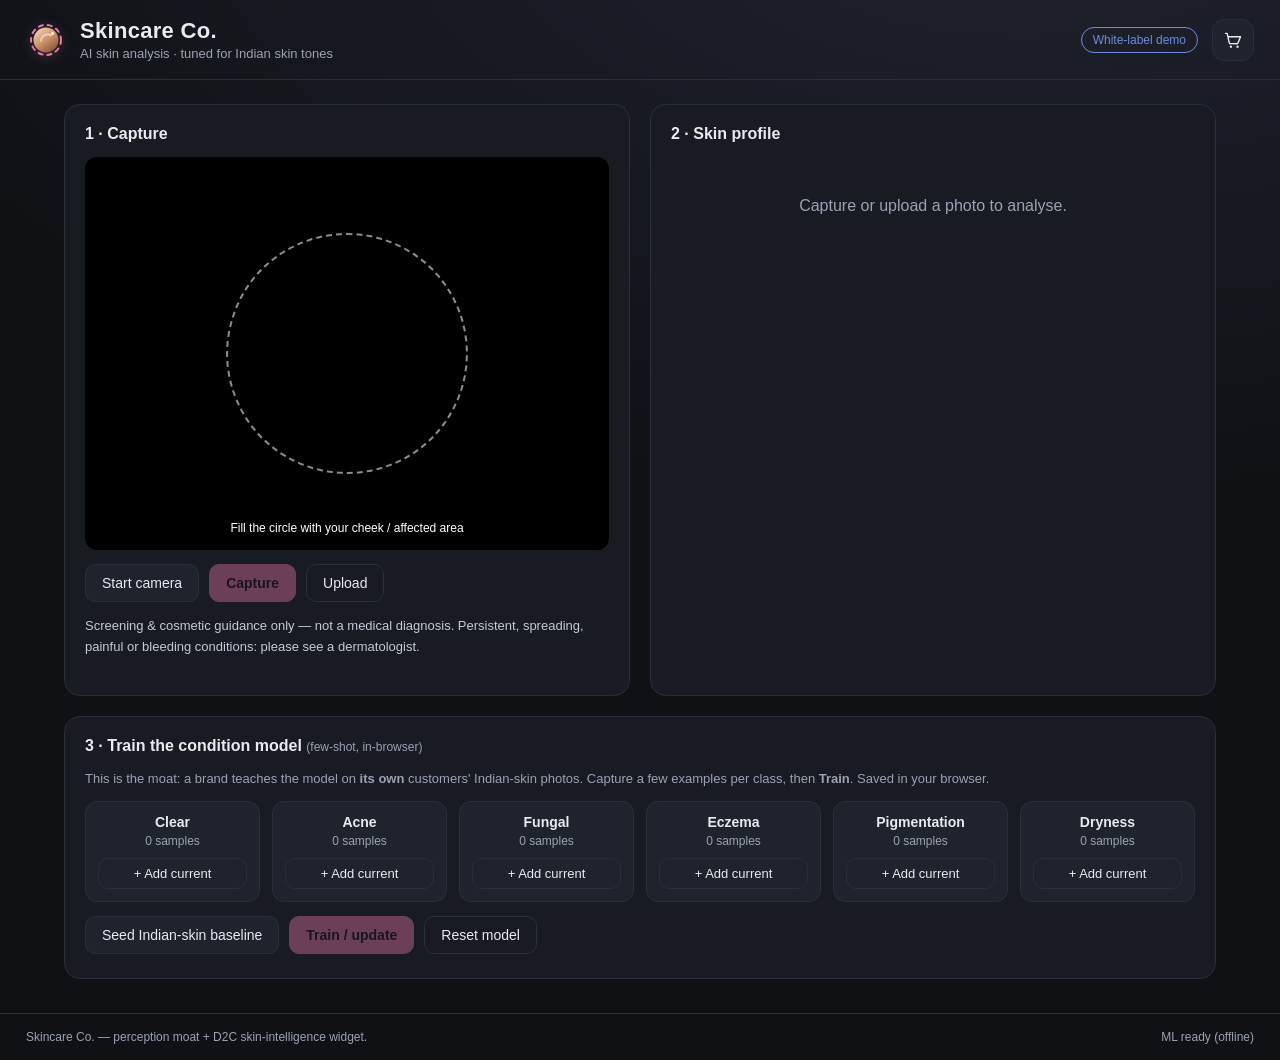
<file: index.html>
<!DOCTYPE html>
<html lang="en">
<head>
<meta charset="UTF-8" />
<meta name="viewport" content="width=device-width, initial-scale=1.0" />
<title>Skincare Co. — AI Skin Analysis</title>
<link rel="stylesheet" href="css/style.css?v=cal1" />
</head>
<body>
<header class="topbar">
  <div class="brand">
    <span class="logo" aria-hidden="true">
      <svg width="40" height="40" viewBox="0 0 40 40" fill="none" xmlns="http://www.w3.org/2000/svg">
        <defs>
          <linearGradient id="skin" x1="10" y1="6" x2="30" y2="34" gradientUnits="userSpaceOnUse">
            <stop stop-color="#f7dcc4"/>
            <stop offset="0.5" stop-color="#cf9269"/>
            <stop offset="1" stop-color="#6d4531"/>
          </linearGradient>
        </defs>
        <circle cx="20" cy="20" r="12.5" fill="url(#skin)"/>
        <circle cx="20" cy="20" r="15" stroke="#e879a6" stroke-width="2" stroke-dasharray="4 5" stroke-linecap="round"/>
        <path d="M25 15.5 A6.5 6.5 0 0 0 15 21" stroke="#fff" stroke-opacity="0.55" stroke-width="1.6" stroke-linecap="round"/>
        <circle cx="26.5" cy="13.5" r="1.4" fill="#fff"/>
      </svg>
    </span>
    <div>
      <h1>Skincare Co.</h1>
      <p class="tag">AI skin analysis · tuned for Indian skin tones</p>
    </div>
  </div>
  <div class="topbar-right">
    <div id="brandBadge" class="brand-badge">White-label demo</div>
    <button id="btnCart" class="cart-btn" aria-label="Open cart">
      <svg width="20" height="20" viewBox="0 0 24 24" fill="none" xmlns="http://www.w3.org/2000/svg" aria-hidden="true">
        <path d="M3 4h2l2.4 11.2a1.5 1.5 0 0 0 1.5 1.2h7.7a1.5 1.5 0 0 0 1.5-1.15L21 8H6" stroke="currentColor" stroke-width="1.7" stroke-linecap="round" stroke-linejoin="round"/>
        <circle cx="9.5" cy="20" r="1.4" fill="currentColor"/>
        <circle cx="17.5" cy="20" r="1.4" fill="currentColor"/>
      </svg>
      <span id="cartCount" class="cart-count" hidden>0</span>
    </button>
  </div>
</header>

<main>
  <!-- CAPTURE -->
  <section class="panel capture">
    <h2>1 · Capture</h2>
    <div class="video-wrap">
      <video id="video" autoplay playsinline muted></video>
      <canvas id="frame" hidden></canvas>
      <img id="shot" alt="captured" hidden />
      <div id="roiHint" class="roi-hint">Fill the circle with your cheek / affected area</div>
      <div class="roi-ring"></div>
    </div>
    <div class="row">
      <button id="btnCam" class="btn">Start camera</button>
      <button id="btnSnap" class="btn primary" disabled>Capture</button>
      <label class="btn ghost">Upload
        <input id="file" type="file" accept="image/*" hidden />
      </label>
    </div>
    <p class="disclaimer">Screening & cosmetic guidance only — not a medical diagnosis.
      Persistent, spreading, painful or bleeding conditions: please see a dermatologist.</p>
  </section>

  <!-- ANALYSIS -->
  <section class="panel results">
    <h2>2 · Skin profile</h2>
    <div id="empty" class="empty">Capture or upload a photo to analyse.</div>
    <div id="report" hidden>
      <div class="profile-grid">
        <div class="metric"><span class="k">Skin type</span><span id="mType" class="v">–</span></div>
        <div class="metric"><span class="k">Tone (Monk)</span><span id="mTone" class="v"><i id="toneChip" class="tone-chip"></i><b id="mToneTxt">–</b></span></div>
        <div class="metric"><span class="k">Undertone</span><span id="mUnder" class="v">–</span></div>
      </div>

      <h3>Concern scores</h3>
      <div id="bars" class="bars"></div>

      <h3>Real-skin estimates <span class="sub">learned from 5,000 real Indian faces</span></h3>
      <div id="realBars" class="bars"></div>

      <h3>Condition screen <span class="ml-tag" id="mlState">model: not trained</span></h3>
      <div id="conditionOut" class="condition locked">
        <svg width="18" height="18" viewBox="0 0 24 24" fill="none" xmlns="http://www.w3.org/2000/svg" aria-hidden="true">
          <rect x="4" y="10" width="16" height="10" rx="2" stroke="currentColor" stroke-width="1.8"/>
          <path d="M8 10V7a4 4 0 0 1 8 0v3" stroke="currentColor" stroke-width="1.8" stroke-linecap="round"/>
        </svg>
        <span>Seed the baseline or train the model below to unlock condition screening.</span>
      </div>
      <div id="referNudge" class="refer-nudge" hidden>
        <svg width="18" height="18" viewBox="0 0 24 24" fill="none" xmlns="http://www.w3.org/2000/svg" aria-hidden="true">
          <path d="M12 3 3 20h18L12 3Z" stroke="currentColor" stroke-width="1.8" stroke-linejoin="round"/>
          <path d="M12 10v4M12 17h.01" stroke="currentColor" stroke-width="1.8" stroke-linecap="round"/>
        </svg>
        <span id="referTxt"></span>
      </div>

      <h3>Recommended routine</h3>
      <div id="routine" class="routine"></div>

      <div class="row">
        <button id="btnReport" class="btn ghost">Copy shareable report</button>
      </div>
    </div>
  </section>

  <!-- TRAIN (the moat: brand teaches it on its own labelled skin data) -->
  <section class="panel train">
    <h2>3 · Train the condition model <span class="sub">(few-shot, in-browser)</span></h2>
    <p class="hint">This is the moat: a brand teaches the model on <b>its own</b> customers'
      Indian-skin photos. Capture a few examples per class, then <b>Train</b>. Saved in your browser.</p>
    <div id="classRow" class="class-row"></div>
    <div class="row">
      <button id="btnSeed" class="btn">Seed Indian-skin baseline</button>
      <button id="btnTrain" class="btn primary" disabled>Train / update</button>
      <button id="btnClear" class="btn ghost">Reset model</button>
      <span id="trainStat" class="train-stat"></span>
    </div>
  </section>
</main>

<footer>
  <span>Skincare Co. — perception moat + D2C skin-intelligence widget.</span>
  <span id="tfState" class="tf-state">offline ML ready</span>
</footer>

<!-- CART DRAWER — assembles the order; checkout hands off to the brand's own store -->
<div id="cartOverlay" class="cart-overlay" hidden></div>
<aside id="cartDrawer" class="cart-drawer" hidden aria-label="Shopping cart">
  <div class="cart-head">
    <h3>Your cart</h3>
    <button id="btnCartClose" class="cart-close" aria-label="Close">&times;</button>
  </div>
  <div id="cartItems" class="cart-items"></div>
  <div class="cart-foot">
    <div class="cart-total"><span>Total</span><b id="cartTotal">—</b></div>
    <button id="btnCheckout" class="btn primary cart-checkout" disabled>Checkout on brand store</button>
    <p class="cart-note">Payment is handled on the brand's own secure checkout — TwachaSense never processes cards.</p>
  </div>
</aside>

<!-- 100% offline core; brand.js/cart.js are the ONLY optional online layer -->
<script src="js/skin_metrics.js?v=tone1"></script>
<script src="js/face_features.js?v=24"></script>
<script src="js/real_models.js?v=24"></script>
<script src="js/cond_features.js?v=cond5"></script>
<script src="js/cond_models.js?v=cond6"></script>
<script src="js/brand.js?v=cart2"></script>
<script src="js/cart.js?v=cart2"></script>
<script src="js/brand_catalog.js?v=cart2"></script>
<script src="js/recommend.js?v=cart2"></script>
<script src="js/classifier.js?v=cal1"></script>
<script src="js/seed.js?v=cal1"></script>
<script src="js/app.js?v=cal1"></script>
</body>
</html>
</file>
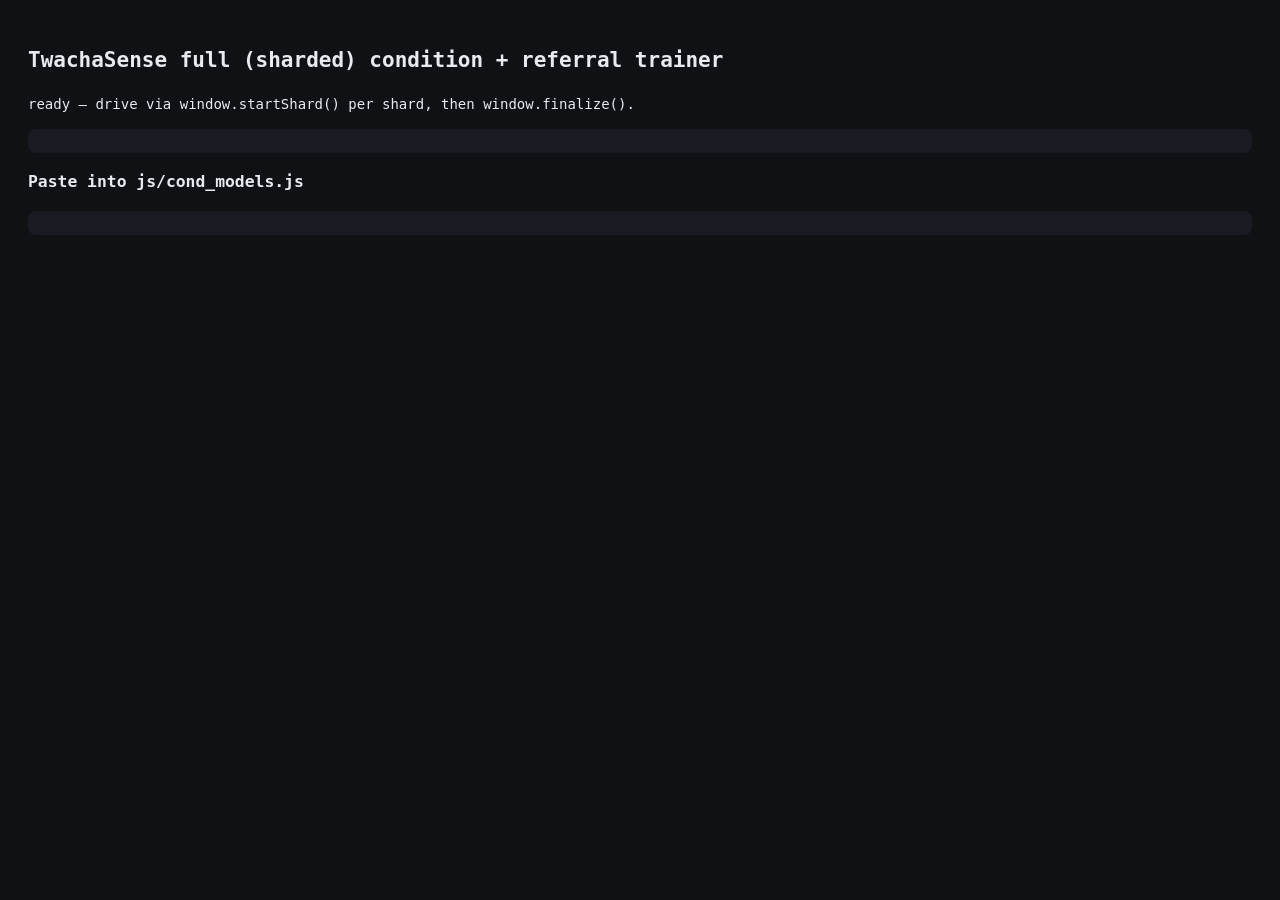
<file: train/build_cond_full.html>
<!DOCTYPE html>
<!--
  build_cond_full.html — DEV-ONLY sharded trainer covering the WHOLE 262k-image
  DermNet balanced_dataset. Identical crop (grabPatch) + training math as
  build_cond.html, but features are accumulated across disk-bounded shards
  (../_ds_cond/shard/, replaced per shard by _shard_extract.py) so the full set
  is covered without ever holding it all on disk. Weights only are emitted.

  Driven from outside via:
    window.startShard()  -> begins feature-extracting ../_ds_cond/shard/, returns
                            immediately; sets window.__shardBusy=false when done.
    window.finalize(so,ro) -> standardise on accumulated TRAIN, train both heads,
                            eval on held-out TEST, store window.__result.
  Progress in window.__state; accumulators in window.__acc.
-->
<html lang="en"><head><meta charset="UTF-8"><title>TwachaSense — full sharded trainer</title>
<style>body{font:14px monospace;background:#0f1115;color:#e8eaf0;padding:20px;line-height:1.5}
pre{background:#181b22;padding:12px;border-radius:8px;overflow:auto;white-space:pre-wrap}</style>
</head><body>
<h2>TwachaSense full (sharded) condition + referral trainer</h2>
<div id="status">idle — drive via window.startShard() / window.finalize()</div>
<pre id="metrics"></pre>
<h3>Paste into js/cond_models.js</h3>
<pre id="out"></pre>

<script src="../js/skin_metrics.js?v=cond2"></script>
<script src="../js/cond_features.js?v=cond5"></script>
<script>
"use strict";
const S=(m)=>{document.getElementById("status").textContent=m;};
const COS=["Clear","Acne","Fungal","Eczema","Pigmentation","Dryness"];
const NC=COS.length;
let DIM=0;

// accumulators across shards (raw 49-d features + labels, tiny)
window.__acc={trX:[],trCos:[],trRef:[],teX:[],teCos:[],teRef:[]};
window.__state={phase:"idle",shard:-1,done:0,total:0,seen:0,skipped:0};
window.__shardBusy=false;
window.__result=null;

function loadImg(src){return new Promise((res,rej)=>{const im=new Image();im.onload=()=>res(im);im.onerror=rej;im.src=src;});}

// replicate app.js grabPatch(): centred 46%-of-min-dimension crop -> 224².
function grabPatch(im){
  const sw=im.naturalWidth, sh=im.naturalHeight;
  const size=Math.min(sw,sh)*0.46, sx=(sw-size)/2, sy=(sh-size)/2;
  const c=document.createElement("canvas"); c.width=224; c.height=224;
  c.getContext("2d",{willReadFrequently:true}).drawImage(im,sx,sy,size,size,0,0,224,224);
  return c;
}

// feature-extract ONE shard dir, append into the accumulators (SAME as inference)
async function processShard(){
  const A=window.__acc;
  const man=await fetch("../_ds_cond/shard/manifest.json?_="+Date.now()).then(r=>r.json());
  const items=man.items;
  window.__state.phase="shard"; window.__state.shard=man.shard;
  window.__state.done=0; window.__state.total=items.length;
  let idx=0; const CONC=8;
  async function worker(){
    while(idx<items.length){
      const my=idx++, it=items[my];
      try{
        const im=await loadImg("../_ds_cond/shard/"+it.path);
        const c=grabPatch(im);
        const f=CondFeatures.extract(c.getContext("2d").getImageData(0,0,224,224));
        if(!f.ok){ window.__state.skipped++; }
        else if(it.split==="test"){ A.teX.push(f.vec); A.teCos.push(it.cos); A.teRef.push(it.refer); }
        else { A.trX.push(f.vec); A.trCos.push(it.cos); A.trRef.push(it.refer); }
      }catch(e){ /* unreadable */ }
      window.__state.seen++;
      if(my%200===0){window.__state.done=my;S("shard "+man.shard+" — "+my+"/"+items.length+"  (train "+A.trX.length+" / test "+A.teX.length+")");}
    }
  }
  await Promise.all(Array.from({length:CONC},worker));
  window.__state.done=items.length;
  S("shard "+man.shard+" done — accumulated train "+A.trX.length+" / test "+A.teX.length+" (skipped "+window.__state.skipped+")");
}
// fire-and-forget wrapper so the driver can poll __shardBusy instead of awaiting
window.startShard=function(){
  window.__shardBusy=true;
  processShard().catch(e=>{S("SHARD ERROR: "+e.message);console.error(e);})
                .finally(()=>{window.__shardBusy=false;});
  return "started";
};

function standardise(X){
  const n=X.length,mean=new Array(DIM).fill(0),std=new Array(DIM).fill(0);
  for(const r of X)for(let j=0;j<DIM;j++)mean[j]+=r[j];
  for(let j=0;j<DIM;j++)mean[j]/=n;
  for(const r of X)for(let j=0;j<DIM;j++){const d=r[j]-mean[j];std[j]+=d*d;}
  for(let j=0;j<DIM;j++)std[j]=Math.sqrt(std[j]/n)||1;
  const Z=X.map(r=>r.map((v,j)=>(v-mean[j])/std[j]));
  return {Z,mean,std};
}
function sigmoid(z){return 1/(1+Math.exp(-z));}
function rng(seed){let s=seed>>>0;return()=>{s=(s*1664525+1013904223)>>>0;return s/4294967296;};}

// ---- binary MLP (referral head): DIM -> HID tanh -> sigmoid ----------------
function trainBin(Z,y,{HID=12,epochs=25,lr=0.6,l2=6e-4,batch=256,seed=7}={}){
  const n=Z.length, rnd=rng(seed), sc=Math.sqrt(2/DIM);
  const W1=Array.from({length:HID},()=>Array.from({length:DIM},()=>(rnd()*2-1)*sc));
  const b1=new Array(HID).fill(0);
  const W2=Array.from({length:HID},()=>(rnd()*2-1)*Math.sqrt(1/HID)); let b2=0;
  const pos=y.reduce((a,v)=>a+v,0),neg=n-pos,wPos=neg/n*2,wNeg=pos/n*2,h=new Array(HID);
  const order=Array.from({length:n},(_,i)=>i);
  for(let ep=0;ep<epochs;ep++){
    for(let i=n-1;i>0;i--){const j=(rnd()*(i+1))|0;[order[i],order[j]]=[order[j],order[i]];}
    for(let lo=0;lo<n;lo+=batch){
      const hi=Math.min(n,lo+batch),m=hi-lo;
      const gW1=Array.from({length:HID},()=>new Array(DIM).fill(0)),gb1=new Array(HID).fill(0),gW2=new Array(HID).fill(0);let gb2=0;
      for(let t=lo;t<hi;t++){
        const i=order[t],xi=Z[i];let z2=b2;
        for(let k=0;k<HID;k++){let a=b1[k];const w=W1[k];for(let j=0;j<DIM;j++)a+=w[j]*xi[j];h[k]=Math.tanh(a);z2+=W2[k]*h[k];}
        const p=sigmoid(z2),cw=y[i]?wPos:wNeg,dz=(p-y[i])*cw;gb2+=dz;
        for(let k=0;k<HID;k++){gW2[k]+=dz*h[k];const dh=dz*W2[k]*(1-h[k]*h[k]);gb1[k]+=dh;const g=gW1[k];for(let j=0;j<DIM;j++)g[j]+=dh*xi[j];}
      }
      for(let k=0;k<HID;k++){W2[k]-=lr*(gW2[k]/m+l2*W2[k]);b1[k]-=lr*(gb1[k]/m);const W=W1[k],g=gW1[k];for(let j=0;j<DIM;j++)W[j]-=lr*(g[j]/m+l2*W[j]);}
      b2-=lr*(gb2/m);
    }
  }
  return {W1,b1,W2,b2};
}
function binProb(m,x){let z2=m.b2;for(let k=0;k<m.W1.length;k++){let a=m.b1[k];const w=m.W1[k];for(let j=0;j<x.length;j++)a+=w[j]*x[j];z2+=m.W2[k]*Math.tanh(a);}return sigmoid(z2);}

// ---- softmax MLP (cosmetic head): DIM -> HID tanh -> NC softmax ------------
function trainSoft(Z,y,{HID=16,epochs=40,lr=0.5,l2=8e-4,batch=256,seed=11}={}){
  const n=Z.length,rnd=rng(seed),sc=Math.sqrt(2/DIM);
  const W1=Array.from({length:HID},()=>Array.from({length:DIM},()=>(rnd()*2-1)*sc)),b1=new Array(HID).fill(0);
  const W2=Array.from({length:NC},()=>Array.from({length:HID},()=>(rnd()*2-1)*Math.sqrt(1/HID))),b2=new Array(NC).fill(0);
  const cnt=new Array(NC).fill(0);y.forEach(c=>cnt[c]++);
  const cw=cnt.map(c=>c>0?n/(NC*c):0);
  const h=new Array(HID),logit=new Array(NC),order=Array.from({length:n},(_,i)=>i);
  for(let ep=0;ep<epochs;ep++){
    for(let i=n-1;i>0;i--){const j=(rnd()*(i+1))|0;[order[i],order[j]]=[order[j],order[i]];}
    for(let lo=0;lo<n;lo+=batch){
      const hi=Math.min(n,lo+batch),m=hi-lo;
      const gW1=Array.from({length:HID},()=>new Array(DIM).fill(0)),gb1=new Array(HID).fill(0);
      const gW2=Array.from({length:NC},()=>new Array(HID).fill(0)),gb2=new Array(NC).fill(0);
      for(let t=lo;t<hi;t++){
        const i=order[t],xi=Z[i];
        for(let k=0;k<HID;k++){let a=b1[k];const w=W1[k];for(let j=0;j<DIM;j++)a+=w[j]*xi[j];h[k]=Math.tanh(a);}
        let mx=-1e9;for(let c=0;c<NC;c++){let z=b2[c];const w=W2[c];for(let k=0;k<HID;k++)z+=w[k]*h[k];logit[c]=z;if(z>mx)mx=z;}
        let sum=0;for(let c=0;c<NC;c++){logit[c]=Math.exp(logit[c]-mx);sum+=logit[c];}
        const w=cw[y[i]];
        const dh=new Array(HID).fill(0);
        for(let c=0;c<NC;c++){
          const p=logit[c]/sum,dz=(p-(c===y[i]?1:0))*w;
          gb2[c]+=dz;const g=gW2[c],W=W2[c];
          for(let k=0;k<HID;k++){g[k]+=dz*h[k];dh[k]+=dz*W[k];}
        }
        for(let k=0;k<HID;k++){const dpre=dh[k]*(1-h[k]*h[k]);gb1[k]+=dpre;const g=gW1[k];for(let j=0;j<DIM;j++)g[j]+=dpre*xi[j];}
      }
      for(let c=0;c<NC;c++){b2[c]-=lr*(gb2[c]/m);const W=W2[c],g=gW2[c];for(let k=0;k<HID;k++)W[k]-=lr*(g[k]/m+l2*W[k]);}
      for(let k=0;k<HID;k++){b1[k]-=lr*(gb1[k]/m);const W=W1[k],g=gW1[k];for(let j=0;j<DIM;j++)W[j]-=lr*(g[j]/m+l2*W[j]);}
    }
  }
  return {W1,b1,W2,b2};
}
function softProbs(m,x){
  const HID=m.W1.length,h=new Array(HID);
  for(let k=0;k<HID;k++){let a=m.b1[k];const w=m.W1[k];for(let j=0;j<x.length;j++)a+=w[j]*x[j];h[k]=Math.tanh(a);}
  const lo=new Array(NC);let mx=-1e9;for(let c=0;c<NC;c++){let z=m.b2[c];const w=m.W2[c];for(let k=0;k<HID;k++)z+=w[k]*h[k];lo[c]=z;if(z>mx)mx=z;}
  let s=0;for(let c=0;c<NC;c++){lo[c]=Math.exp(lo[c]-mx);s+=lo[c];}return lo.map(v=>v/s);
}
function auc(sc,y){const idx=sc.map((s,i)=>[s,y[i]]).sort((a,b)=>a[0]-b[0]);let rs=0,p=0,ng=0;idx.forEach(([_,yy],i)=>{if(yy){rs+=i+1;p++;}else ng++;});return(!p||!ng)?0.5:(rs-p*(p+1)/2)/(p*ng);}

function evalSoft(Z,y,m){
  const conf=Array.from({length:NC},()=>new Array(NC).fill(0));let correct=0;
  for(let i=0;i<Z.length;i++){const pr=softProbs(m,Z[i]);let a=0;for(let c=1;c<NC;c++)if(pr[c]>pr[a])a=c;conf[y[i]][a]++;if(a===y[i])correct++;}
  const perClass=conf.map((row,c)=>{const tot=row.reduce((s,v)=>s+v,0);return tot?+(row[c]/tot).toFixed(3):0;});
  const bal=+(perClass.reduce((s,v)=>s+v,0)/NC).toFixed(3);
  return {acc:+(correct/Z.length).toFixed(3),bal,perClass,n:Z.length};
}
function evalBin(Z,y,m){let tp=0,tn=0,fp=0,fn=0;const sc=[];for(let i=0;i<Z.length;i++){const p=binProb(m,Z[i]);sc.push(p);const pr=p>=0.5?1:0;if(pr&&y[i])tp++;else if(!pr&&!y[i])tn++;else if(pr&&!y[i])fp++;else fn++;}
  return {acc:+((tp+tn)/Z.length).toFixed(3),recall:+(tp/(tp+fn||1)).toFixed(3),spec:+(tn/(tn+fp||1)).toFixed(3),auc:+auc(sc,y).toFixed(3),n:Z.length};}

const r4=v=>+v.toFixed(4);
function packBin(m){return{W1:m.W1.map(r=>r.map(r4)),b1:m.b1.map(r4),W2:m.W2.map(r4),b2:r4(m.b2)};}
function packSoft(m){return{W1:m.W1.map(r=>r.map(r4)),b1:m.b1.map(r4),W2:m.W2.map(r=>r.map(r4)),b2:m.b2.map(r4)};}

// standardise on accumulated TRAIN, train both heads, eval on TEST, build bundle
window.finalize=function(softOpts,binOpts){
  const A=window.__acc;
  DIM=A.trX.length?A.trX[0].length:0;
  window.__state.phase="train";S("standardising "+A.trX.length+" train / "+A.teX.length+" test…");
  const {Z,mean,std}=standardise(A.trX);
  const Zte=A.teX.map(r=>r.map((v,j)=>(v-mean[j])/std[j]));

  const ci=[];A.trCos.forEach((c,i)=>{if(c>=0)ci.push(i);});
  const Zc=ci.map(i=>Z[i]),yc=ci.map(i=>A.trCos[i]);
  const cti=[];A.teCos.forEach((c,i)=>{if(c>=0)cti.push(i);});
  const Zct=cti.map(i=>Zte[i]),yct=cti.map(i=>A.teCos[i]);

  const ri=[];A.trRef.forEach((r,i)=>{if(r>=0)ri.push(i);});
  const Zr=ri.map(i=>Z[i]),yr=ri.map(i=>A.trRef[i]);
  const rti=[];A.teRef.forEach((r,i)=>{if(r>=0)rti.push(i);});
  const Zrt=rti.map(i=>Zte[i]),yrt=rti.map(i=>A.teRef[i]);

  S("training cosmetic softmax…");
  const soft=trainSoft(Zc,yc,softOpts||{});
  S("training referral head…");
  const refer=trainBin(Zr,yr,binOpts||{});

  const metrics={cosmetic:{train:evalSoft(Zc,yc,soft),test:evalSoft(Zct,yct,soft),classes:COS},
                 refer:{train:evalBin(Zr,yr,refer),test:evalBin(Zrt,yrt,refer)},
                 skipped:window.__state.skipped, trainN:A.trX.length, testN:A.teX.length};
  const bundle={arch:"mlp",classes:COS,mean:mean.map(r4),std:std.map(r4),
                cosmetic:packSoft(soft),refer:packBin(refer),
                trainedOn:Zc.length,date:new Date().toISOString().slice(0,10),metrics};
  window.__result={metrics,bundle};window.__state.phase="done";
  document.getElementById("metrics").textContent=JSON.stringify(metrics,null,2);
  document.getElementById("out").textContent="const BUNDLE = "+JSON.stringify(bundle)+";";
  S("done — cosmetic "+metrics.cosmetic.test.bal+" bal-acc, referral "+metrics.refer.test.auc+" AUC.");

  // keep standardised data for tuning without re-extracting
  window.__data={Zc,yc,Zct,yct,Zr,yr,Zrt,yrt,mean,std,trainN:A.trX.length};
  window.retrainSoft=(opts)=>{const m=trainSoft(Zc,yc,opts);return{train:evalSoft(Zc,yc,m),test:evalSoft(Zct,yct,m)};};
  window.retrainBin=(opts)=>{const m=trainBin(Zr,yr,opts);return{train:evalBin(Zr,yr,m),test:evalBin(Zrt,yrt,m)};};
  window.buildBundle=(so,ro)=>{const s2=trainSoft(Zc,yc,so),r2=trainBin(Zr,yr,ro);
    return{arch:"mlp",classes:COS,mean:mean.map(r4),std:std.map(r4),
      cosmetic:packSoft(s2),refer:packBin(r2),trainedOn:Zc.length,
      date:new Date().toISOString().slice(0,10),
      metrics:{cosmetic:{train:evalSoft(Zc,yc,s2),test:evalSoft(Zct,yct,s2)},
               refer:{train:evalBin(Zr,yr,r2),test:evalBin(Zrt,yrt,r2)}}};};
  return metrics;
};
S("ready — drive via window.startShard() per shard, then window.finalize().");
</script>
</body></html>
</file>
<file: css/style.css>
:root{
  --bg:#0f1115; --panel:#181b22; --panel2:#1f232c; --line:#2a2f3a;
  --txt:#e8eaf0; --muted:#9aa3b2; --accent:#e879a6; --accent2:#7c9cff;
  --good:#4ade80; --warn:#fbbf24; --bad:#f87171;
  --radius:16px;
}
*{box-sizing:border-box}
/* the hidden attribute must win over any display:flex/grid set on a component */
[hidden]{display:none !important}
body{
  margin:0;font-family:-apple-system,BlinkMacSystemFont,"Segoe UI",Inter,Roboto,sans-serif;
  background:radial-gradient(1200px 600px at 80% -10%,#20232e,transparent),var(--bg);
  color:var(--txt);min-height:100vh;
}
h1,h2,h3{margin:0}
.topbar{
  display:flex;justify-content:space-between;align-items:center;
  padding:18px 26px;border-bottom:1px solid var(--line);
}
.brand{display:flex;gap:14px;align-items:center}
.logo{display:inline-flex;align-items:center}
.logo svg{display:block;filter:drop-shadow(0 2px 6px rgba(232,121,166,.25))}
.topbar h1{font-size:22px;letter-spacing:.3px}
.tag{margin:2px 0 0;color:var(--muted);font-size:13px}
.brand-badge{
  font-size:12px;color:var(--accent2);border:1px solid var(--accent2);
  padding:5px 11px;border-radius:999px;opacity:.85;
}
.topbar-right{display:flex;align-items:center;gap:14px}
.cart-btn{
  position:relative;display:inline-flex;align-items:center;justify-content:center;
  width:42px;height:42px;border:1px solid var(--line);background:var(--panel2);
  color:var(--txt);border-radius:12px;cursor:pointer;transition:.15s;
}
.cart-btn:hover{border-color:var(--accent2);color:#fff;background:#232834}
.cart-count{
  position:absolute;top:-6px;right:-6px;min-width:18px;height:18px;padding:0 5px;
  background:var(--accent);color:#1a1016;font-size:11px;font-weight:700;
  border-radius:999px;display:flex;align-items:center;justify-content:center;
}
main{
  display:grid;grid-template-columns:1fr 1fr;gap:20px;
  padding:24px;max-width:1200px;margin:0 auto;
}
.panel{
  background:var(--panel);border:1px solid var(--line);border-radius:var(--radius);
  padding:20px 20px 24px;
}
.panel.train{grid-column:1 / -1}
.panel h2{font-size:16px;margin-bottom:14px}
.panel h3{font-size:13px;text-transform:uppercase;letter-spacing:.6px;color:var(--muted);margin:20px 0 10px}
.sub{font-weight:400;color:var(--muted);font-size:12px;text-transform:none;letter-spacing:0}

.video-wrap{
  position:relative;aspect-ratio:4/3;background:#000;border-radius:12px;overflow:hidden;
  display:flex;align-items:center;justify-content:center;
}
#video,#shot{width:100%;height:100%;object-fit:cover}
.roi-ring{
  position:absolute;width:46%;aspect-ratio:1;border:2px dashed rgba(255,255,255,.55);
  border-radius:50%;pointer-events:none;
}
.roi-hint{
  position:absolute;bottom:10px;left:50%;transform:translateX(-50%);
  background:rgba(0,0,0,.55);padding:5px 12px;border-radius:999px;font-size:12px;color:#fff;
}
.row{display:flex;gap:10px;flex-wrap:wrap;align-items:center;margin-top:14px}
.btn{
  border:1px solid var(--line);background:var(--panel2);color:var(--txt);
  padding:10px 16px;border-radius:10px;font-size:14px;cursor:pointer;transition:.15s;
}
/* uniform hover for the secondary/ghost buttons (Restart camera, Upload):
   subtle lift + brand-tinted border/text so they read as a set that complements
   — not competes with — the solid pink primary Capture button. */
.btn:hover{border-color:var(--accent2);background:#232834;color:#fff}
.btn.primary{background:var(--accent);border-color:var(--accent);color:#1a1016;font-weight:600}
.btn.primary:hover{filter:brightness(1.08);background:var(--accent);color:#1a1016}
.btn.ghost{background:transparent}
.btn.ghost:hover{background:#232834}
.btn:disabled{opacity:.4;cursor:not-allowed}
.btn:disabled:hover{border-color:var(--line);background:var(--panel2);color:var(--txt)}
.disclaimer{color:#c3cad6;font-size:13px;margin-top:14px;line-height:1.6}

.empty{color:var(--muted);padding:40px 0;text-align:center}
.profile-grid{display:grid;grid-template-columns:repeat(3,1fr);gap:12px}
.metric{background:var(--panel2);border-radius:10px;padding:12px}
.metric .k{display:block;color:#b8c0cf;font-size:12px;font-weight:600;letter-spacing:.3px;text-transform:uppercase;margin-bottom:6px}
.metric .v{font-size:16px;font-weight:600;display:flex;align-items:center;gap:8px}
.tone-chip{width:18px;height:18px;border-radius:50%;display:inline-block;border:1px solid #fff3}

.bars{display:flex;flex-direction:column;gap:10px}
.bar-item{display:grid;grid-template-columns:120px 1fr 42px;gap:10px;align-items:center;font-size:13px}
.bar-track{height:9px;background:var(--panel2);border-radius:999px;overflow:hidden}
.bar-fill{height:100%;border-radius:999px}
.bar-val{text-align:right;color:var(--muted);font-variant-numeric:tabular-nums}

.condition{background:var(--panel2);border-radius:10px;padding:14px;font-size:14px;line-height:1.5}
/* "not trained" state looks intentionally LOCKED: dashed outline + lock glyph,
   so it reads as a feature waiting to be unlocked, not a broken/empty box. */
.condition.locked{
  background:transparent;border:1px dashed var(--line);color:var(--muted);
  display:flex;align-items:center;gap:10px;padding:16px;
}
.condition.locked svg{flex:0 0 auto;opacity:.7}
.cond-top{font-size:17px;font-weight:700;margin-bottom:4px}
.cond-list{margin:8px 0 0;padding:0;list-style:none;color:var(--muted);font-size:13px}
.cond-list li{display:flex;justify-content:space-between;padding:3px 0}
.ml-tag{font-weight:400;color:var(--muted);font-size:11px;text-transform:none;letter-spacing:0;margin-left:8px}

/* non-diagnostic derm-referral nudge — warm amber, calm not alarming */
.refer-nudge{
  display:flex;align-items:flex-start;gap:10px;margin-top:10px;padding:12px 14px;
  background:rgba(251,191,36,.08);border:1px solid rgba(251,191,36,.35);
  border-radius:10px;color:#fbbf24;font-size:13px;line-height:1.5;
}
.refer-nudge svg{flex:0 0 auto;margin-top:1px}
.refer-nudge span{color:#f5e4bf}

.routine{display:grid;grid-template-columns:1fr 1fr;gap:12px;margin-bottom:6px}
/* min-width:0 lets grid cells shrink so long product names wrap instead of
   overflowing the panel's bottom-right corner. */
.slot{background:var(--panel2);border-radius:10px;padding:12px;min-width:0}
.slot h4{margin:0 0 8px;font-size:13px;color:var(--accent2)}
.slot ul{margin:0;padding-left:16px;font-size:13px;line-height:1.7;color:var(--txt)}
.slot li{overflow-wrap:anywhere}
.slot .ing{color:var(--muted);font-size:12px}

.class-row{display:grid;grid-template-columns:repeat(auto-fill,minmax(150px,1fr));gap:12px;margin-top:8px}
.class-card{background:var(--panel2);border:1px solid var(--line);border-radius:12px;padding:12px;text-align:center}
.class-card .name{font-weight:600;font-size:14px}
.class-card .count{color:var(--muted);font-size:12px;margin:4px 0 10px}
.class-card .add{width:100%;font-size:13px;padding:7px}
.hint{color:var(--muted);font-size:13px;line-height:1.5}
.train-stat{color:var(--muted);font-size:13px}
.tf-state{color:var(--muted)}

footer{
  display:flex;justify-content:space-between;padding:16px 26px;
  border-top:1px solid var(--line);color:var(--muted);font-size:12px;margin-top:10px;
}
/* ---- prominent condition callout (Part a: surface acne/disease clearly) ---- */
.condition.flagged{
  border-left:4px solid var(--warn);
}
.condition.flagged.sev-high{border-left-color:var(--bad);background:rgba(248,113,113,.06)}
.condition.flagged.sev-mod{border-left-color:var(--warn);background:rgba(251,191,36,.06)}
.condition.flagged.sev-low{border-left-color:var(--accent2);background:rgba(124,156,255,.05)}
.condition.clear{border-left:4px solid var(--good)}
.cond-head{display:flex;align-items:center;justify-content:space-between;gap:10px}
.cond-badge{
  font-size:11px;font-weight:700;text-transform:uppercase;letter-spacing:.5px;
  padding:4px 10px;border-radius:999px;white-space:nowrap;
}
.cond-badge.sev-high{background:rgba(248,113,113,.18);color:#fca5a5;border:1px solid #f8717155}
.cond-badge.sev-mod{background:rgba(251,191,36,.16);color:#fbbf24;border:1px solid #fbbf2455}
.cond-badge.sev-low{background:rgba(124,156,255,.16);color:#a5b4ff;border:1px solid #7c9cff55}
.cond-badge.clear{background:rgba(74,222,128,.14);color:#4ade80;border:1px solid #4ade8055}
.cond-callout{margin:8px 0 4px;font-size:14px;font-weight:600;color:var(--txt)}
.cond-also{margin:2px 0 4px;font-size:13px;font-weight:600;color:#fbbf24}

/* ---- connect-a-brand panel ---- */
.panel.connect{grid-column:1 / -1}
.brand-status{
  display:flex;align-items:center;justify-content:space-between;gap:12px;
  background:rgba(74,222,128,.08);border:1px solid #4ade8044;border-radius:10px;
  padding:12px 14px;font-size:14px;
}
.brand-form{display:flex;flex-direction:column;gap:12px}
.brand-mode-row{display:flex;gap:18px;flex-wrap:wrap}
.brand-mode{display:flex;align-items:center;gap:6px;font-size:13px;color:var(--muted);cursor:pointer}
.brand-mode input{accent-color:var(--accent)}
.brand-input{
  background:var(--panel2);border:1px solid var(--line);border-radius:10px;
  color:var(--txt);padding:11px 14px;font-size:14px;font-family:inherit;width:100%;
}
.brand-input:focus{outline:none;border-color:var(--accent2)}
.brand-textarea{min-height:96px;resize:vertical;font-family:ui-monospace,Menlo,monospace;font-size:12px}
.btn-sm{padding:6px 12px;font-size:13px}

/* ---- add-to-cart on routine lines ---- */
.rx-line{display:flex;align-items:center;justify-content:space-between;gap:10px}
.rx-name{min-width:0}
.add-cart{
  flex:0 0 auto;border:1px solid var(--accent2);background:transparent;color:var(--accent2);
  font-size:12px;font-weight:600;padding:5px 10px;border-radius:8px;cursor:pointer;
  white-space:nowrap;transition:.15s;
}
.add-cart:hover{background:var(--accent2);color:#0f1115}

/* ---- cart drawer ---- */
.cart-overlay{position:fixed;inset:0;background:rgba(0,0,0,.5);z-index:40}
.cart-drawer{
  position:fixed;top:0;right:0;width:380px;max-width:92vw;height:100vh;z-index:41;
  background:var(--panel);border-left:1px solid var(--line);
  display:flex;flex-direction:column;box-shadow:-12px 0 40px rgba(0,0,0,.4);
}
.cart-head{display:flex;align-items:center;justify-content:space-between;padding:18px 20px;border-bottom:1px solid var(--line)}
.cart-head h3{font-size:17px}
.cart-close{background:none;border:none;color:var(--muted);font-size:26px;line-height:1;cursor:pointer}
.cart-close:hover{color:var(--txt)}
.cart-items{flex:1;overflow-y:auto;padding:16px 20px;display:flex;flex-direction:column;gap:14px}
.cart-empty{color:var(--muted);text-align:center;margin-top:40px;font-size:14px}
.cart-item{display:flex;gap:12px}
.ci-img{width:56px;height:56px;border-radius:8px;object-fit:cover;flex:0 0 auto;background:var(--panel2)}
.ci-noimg{border:1px solid var(--line)}
.ci-body{flex:1;min-width:0}
.ci-title{font-size:14px;font-weight:600;line-height:1.3;overflow-wrap:anywhere}
.ci-price{color:var(--muted);font-size:13px;margin:2px 0 6px}
.ci-qty{display:flex;align-items:center;gap:8px;font-size:13px}
.qtybtn{width:24px;height:24px;border:1px solid var(--line);background:var(--panel2);color:var(--txt);border-radius:6px;cursor:pointer;font-size:15px;line-height:1}
.qtybtn:hover{border-color:var(--accent2)}
.ci-remove{margin-left:auto;background:none;border:none;color:var(--muted);font-size:12px;cursor:pointer;text-decoration:underline}
.ci-remove:hover{color:var(--bad)}
.cart-foot{padding:18px 20px;border-top:1px solid var(--line)}
.cart-total{display:flex;justify-content:space-between;align-items:center;font-size:15px;margin-bottom:12px}
.cart-total b{font-size:18px}
.cart-checkout{width:100%}
.cart-note{color:var(--muted);font-size:11px;line-height:1.5;margin:10px 0 0;text-align:center}

@media(max-width:820px){main{grid-template-columns:1fr}.routine{grid-template-columns:1fr}}
</file>
